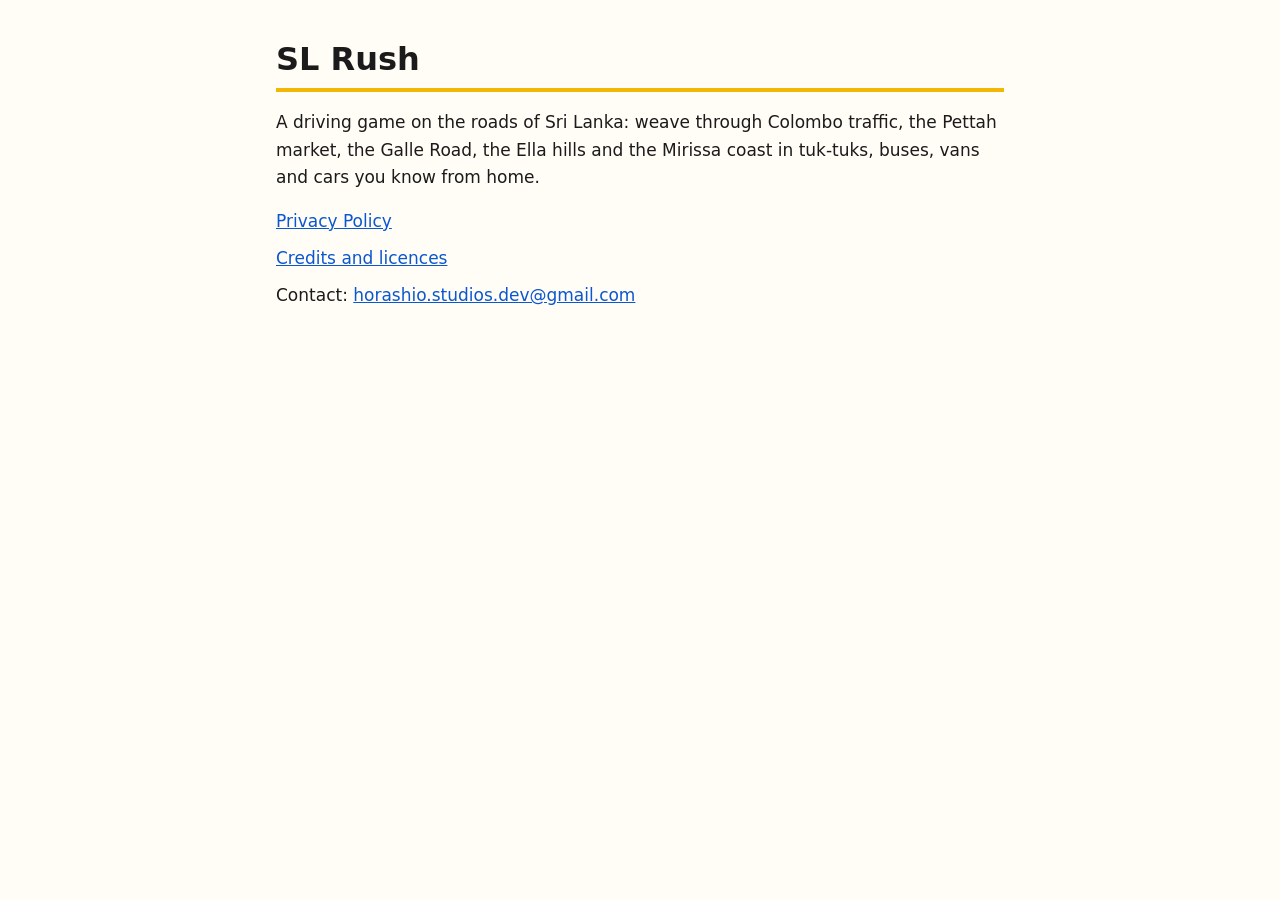
<file: index.html>
<!doctype html>
<html lang="en">
<head>
<meta charset="utf-8">
<meta name="viewport" content="width=device-width, initial-scale=1">
<title>SL Rush</title>
<link rel="stylesheet" href="style.css">
</head>
<body>
<main>
<h1>SL Rush</h1>
<p>A driving game on the roads of Sri Lanka: weave through Colombo traffic, the Pettah
market, the Galle Road, the Ella hills and the Mirissa coast in tuk-tuks, buses, vans and
cars you know from home.</p>
<ul class="links">
  <li><a href="sl-rush/privacy.html">Privacy Policy</a></li>
  <li><a href="sl-rush/credits.html">Credits and licences</a></li>
  <li>Contact: <a href="mailto:horashio.studios.dev@gmail.com">horashio.studios.dev@gmail.com</a></li>
</ul>
</main>
</body>
</html>
</file>
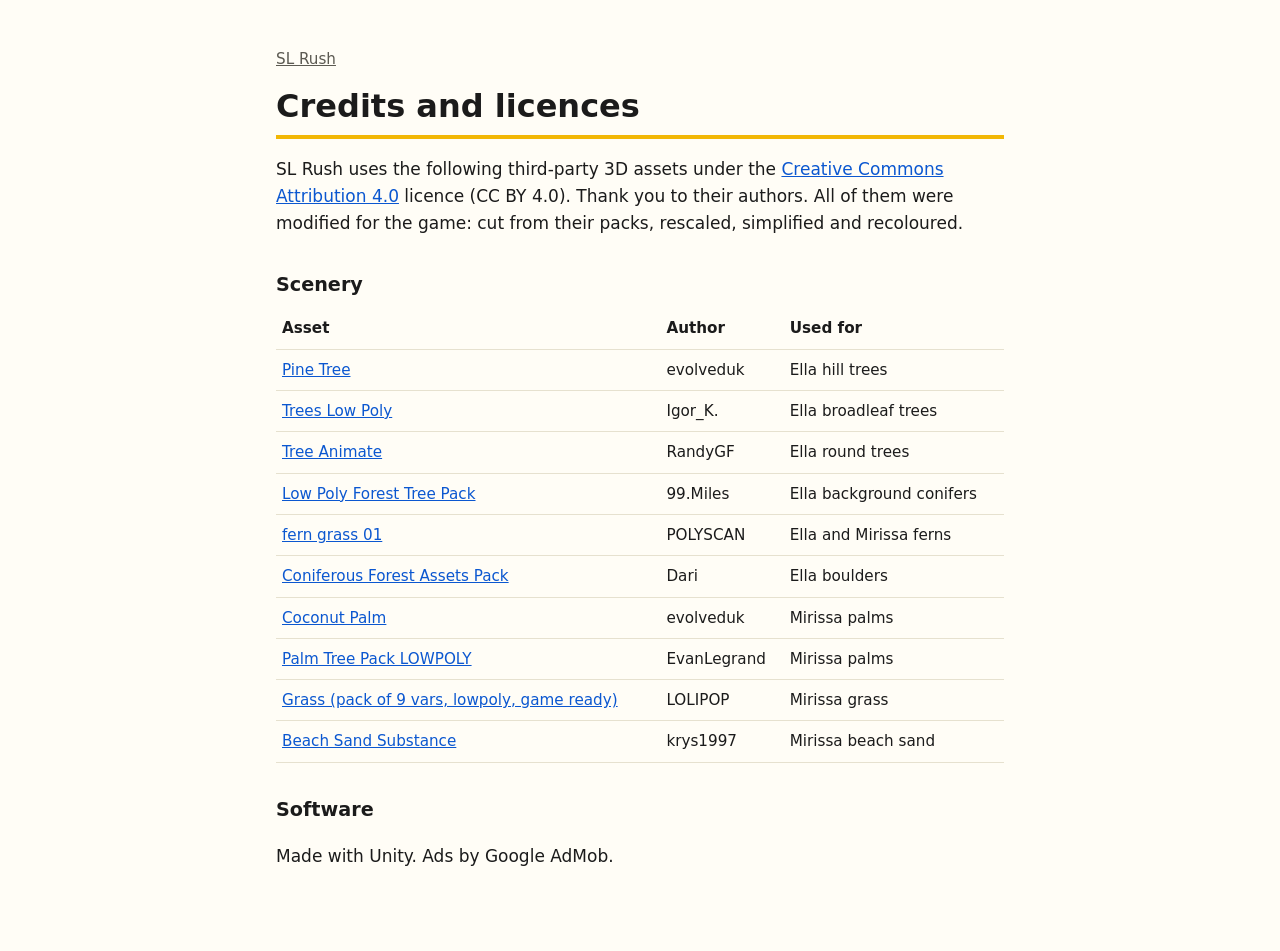
<file: sl-rush/credits.html>
<!doctype html>
<html lang="en">
<head>
<meta charset="utf-8">
<meta name="viewport" content="width=device-width, initial-scale=1">
<title>SL Rush Credits</title>
<link rel="stylesheet" href="../style.css">
</head>
<body>
<main>
<p class="crumb"><a href="../">SL Rush</a></p>
<h1>Credits and licences</h1>
<p>SL Rush uses the following third-party 3D assets under the
<a href="https://creativecommons.org/licenses/by/4.0/">Creative Commons Attribution 4.0</a>
licence (CC BY 4.0). Thank you to their authors. All of them were modified for the game:
cut from their packs, rescaled, simplified and recoloured.</p>

<h2>Scenery</h2>
<div class="wrap">
<table>
  <tr><th>Asset</th><th>Author</th><th>Used for</th></tr>
  <tr><td><a href="https://sketchfab.com/3d-models/pine-tree-d45218a3fab349e5b1de040f29e7b6f9">Pine Tree</a></td><td>evolveduk</td><td>Ella hill trees</td></tr>
  <tr><td><a href="https://sketchfab.com/3d-models/trees-low-poly-1d2dcca2ccb1496c85b7cc5789a2a261">Trees Low Poly</a></td><td>Igor_K.</td><td>Ella broadleaf trees</td></tr>
  <tr><td><a href="https://sketchfab.com/3d-models/tree-animate-f0f9eb5e6c104bbb8e1f41c97019e6f2">Tree Animate</a></td><td>RandyGF</td><td>Ella round trees</td></tr>
  <tr><td><a href="https://sketchfab.com/3d-models/low-poly-forest-tree-pack-5ff5a51e74324845a4e4905f182dfb2b">Low Poly Forest Tree Pack</a></td><td>99.Miles</td><td>Ella background conifers</td></tr>
  <tr><td><a href="https://sketchfab.com/3d-models/fern-grass-01-b0a96490483a48d2877d2ed8abc9e436">fern grass 01</a></td><td>POLYSCAN</td><td>Ella and Mirissa ferns</td></tr>
  <tr><td><a href="https://sketchfab.com/3d-models/coniferous-forest-assets-pack-240ce9cf0ad3474f809a59f9446e63cd">Coniferous Forest Assets Pack</a></td><td>Dari</td><td>Ella boulders</td></tr>
  <tr><td><a href="https://sketchfab.com/3d-models/coconut-palm-26e787f2ff2e4c0fb004c3b0210805a3">Coconut Palm</a></td><td>evolveduk</td><td>Mirissa palms</td></tr>
  <tr><td><a href="https://sketchfab.com/3d-models/palm-tree-pack-lowpoly-fd439b0f82c34497aabb21c68ad2fb34">Palm Tree Pack LOWPOLY</a></td><td>EvanLegrand</td><td>Mirissa palms</td></tr>
  <tr><td><a href="https://sketchfab.com/3d-models/grass-pack-of-9-vars-lowpoly-game-ready-0561204a1fa14c17939300ee1108948b">Grass (pack of 9 vars, lowpoly, game ready)</a></td><td>LOLIPOP</td><td>Mirissa grass</td></tr>
  <tr><td><a href="https://sketchfab.com/3d-models/beach-sand-substance-5c08ab068a6c48ca9c07c2eb396ece2a">Beach Sand Substance</a></td><td>krys1997</td><td>Mirissa beach sand</td></tr>
</table>
</div>

<h2>Software</h2>
<p>Made with Unity. Ads by Google AdMob.</p>
</main>
</body>
</html>
</file>
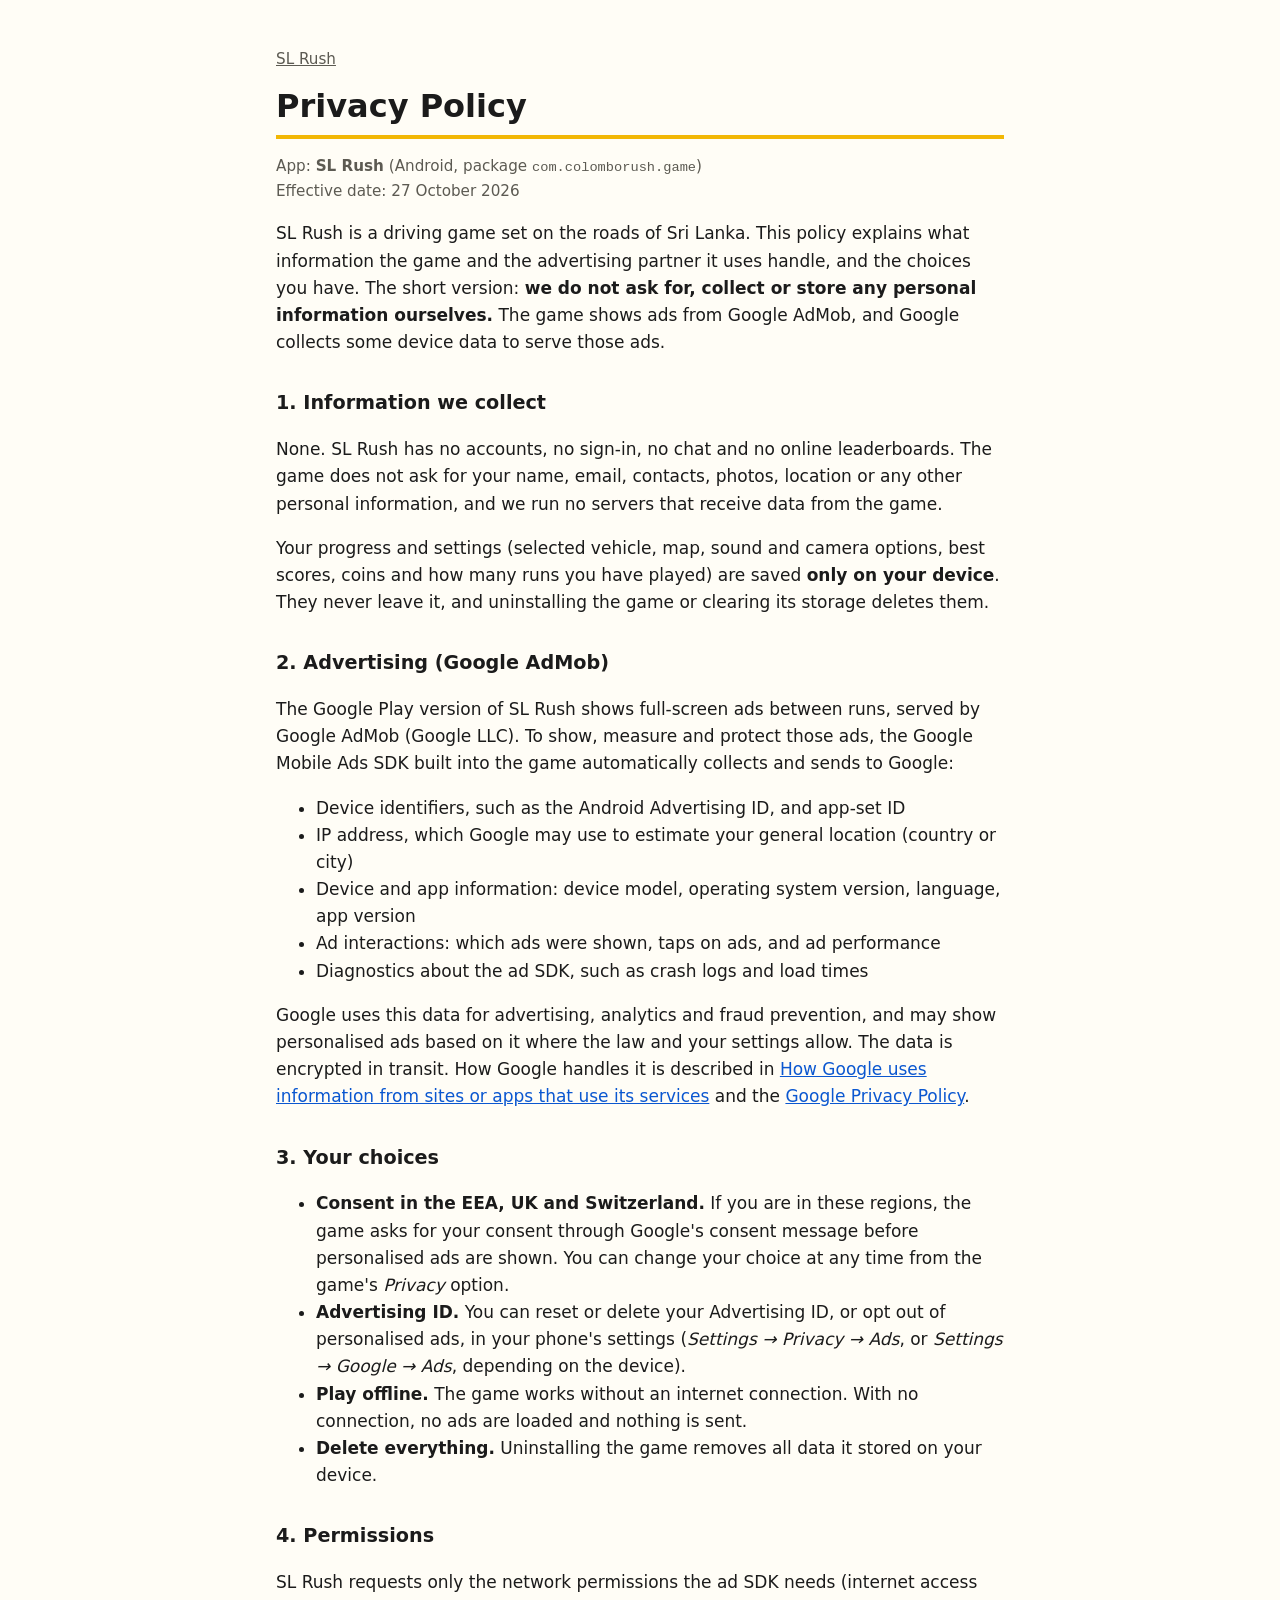
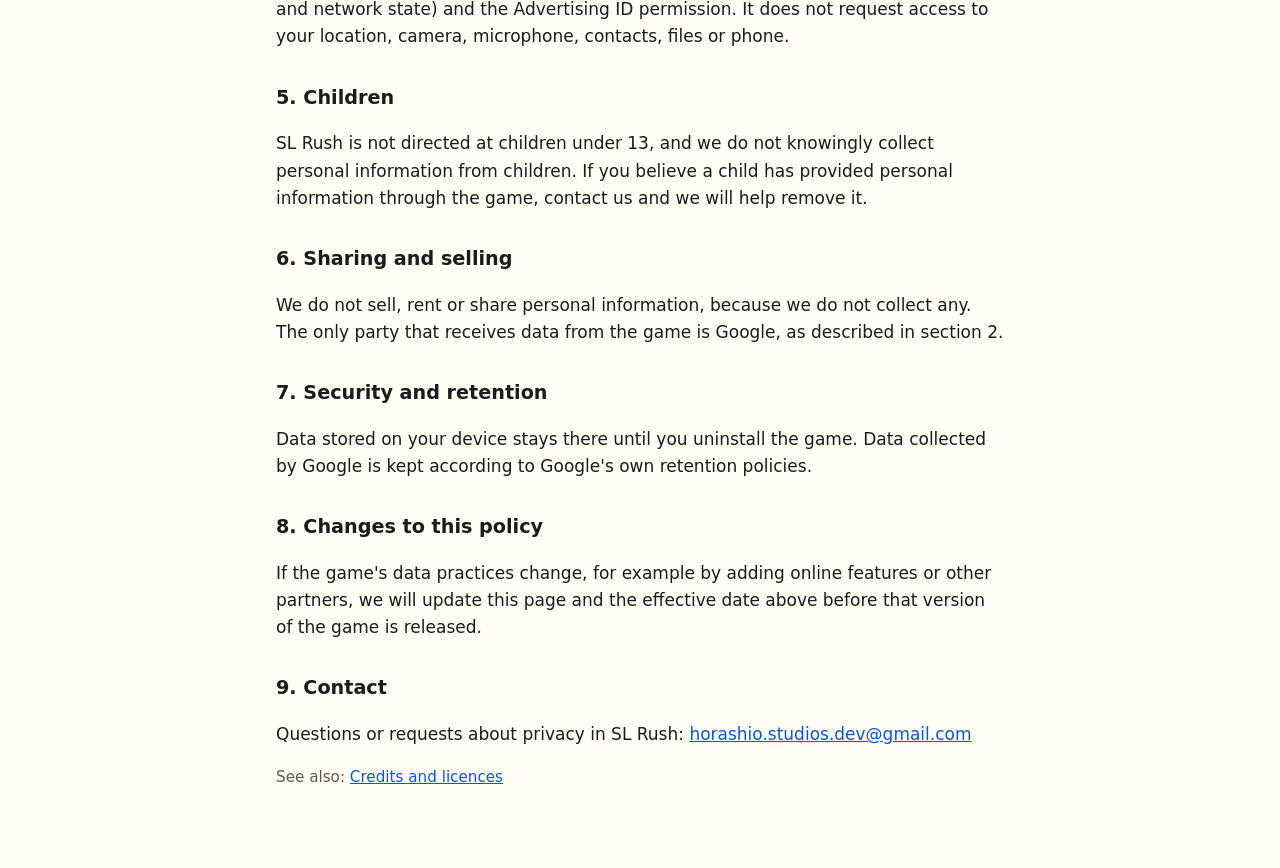
<file: sl-rush/privacy.html>
<!doctype html>
<html lang="en">
<head>
<meta charset="utf-8">
<meta name="viewport" content="width=device-width, initial-scale=1">
<title>SL Rush Privacy Policy</title>
<link rel="stylesheet" href="../style.css">
</head>
<body>
<main>
<p class="crumb"><a href="../">SL Rush</a></p>
<h1>Privacy Policy</h1>
<p class="meta">App: <strong>SL Rush</strong> (Android, package <code>com.colomborush.game</code>)<br>
Effective date: 27 October 2026</p>

<p>SL Rush is a driving game set on the roads of Sri Lanka. This policy explains what
information the game and the advertising partner it uses handle, and the choices you have.
The short version: <strong>we do not ask for, collect or store any personal information
ourselves.</strong> The game shows ads from Google AdMob, and Google collects some device
data to serve those ads.</p>

<h2>1. Information we collect</h2>
<p>None. SL Rush has no accounts, no sign-in, no chat and no online leaderboards. The game
does not ask for your name, email, contacts, photos, location or any other personal
information, and we run no servers that receive data from the game.</p>
<p>Your progress and settings (selected vehicle, map, sound and camera options, best
scores, coins and how many runs you have played) are saved <strong>only on your device</strong>.
They never leave it, and uninstalling the game or clearing its storage deletes them.</p>

<h2>2. Advertising (Google AdMob)</h2>
<p>The Google Play version of SL Rush shows full-screen ads between runs, served by
Google AdMob (Google LLC). To show, measure and protect those ads, the Google Mobile Ads SDK
built into the game automatically collects and sends to Google:</p>
<ul>
  <li>Device identifiers, such as the Android Advertising ID, and app-set ID</li>
  <li>IP address, which Google may use to estimate your general location (country or city)</li>
  <li>Device and app information: device model, operating system version, language, app version</li>
  <li>Ad interactions: which ads were shown, taps on ads, and ad performance</li>
  <li>Diagnostics about the ad SDK, such as crash logs and load times</li>
</ul>
<p>Google uses this data for advertising, analytics and fraud prevention, and may show
personalised ads based on it where the law and your settings allow. The data is encrypted
in transit. How Google handles it is described in
<a href="https://policies.google.com/technologies/partner-sites">How Google uses information
from sites or apps that use its services</a> and the
<a href="https://policies.google.com/privacy">Google Privacy Policy</a>.</p>

<h2>3. Your choices</h2>
<ul>
  <li><strong>Consent in the EEA, UK and Switzerland.</strong> If you are in these regions,
  the game asks for your consent through Google's consent message before personalised ads
  are shown. You can change your choice at any time from the game's
  <em>Privacy</em> option.</li>
  <li><strong>Advertising ID.</strong> You can reset or delete your Advertising ID, or opt out
  of personalised ads, in your phone's settings (<em>Settings &rarr; Privacy &rarr; Ads</em>,
  or <em>Settings &rarr; Google &rarr; Ads</em>, depending on the device).</li>
  <li><strong>Play offline.</strong> The game works without an internet connection. With no
  connection, no ads are loaded and nothing is sent.</li>
  <li><strong>Delete everything.</strong> Uninstalling the game removes all data it stored
  on your device.</li>
</ul>

<h2>4. Permissions</h2>
<p>SL Rush requests only the network permissions the ad SDK needs (internet access and
network state) and the Advertising ID permission. It does not request access to your
location, camera, microphone, contacts, files or phone.</p>

<h2>5. Children</h2>
<p>SL Rush is not directed at children under 13, and we do not knowingly collect personal
information from children. If you believe a child has provided personal information through
the game, contact us and we will help remove it.</p>

<h2>6. Sharing and selling</h2>
<p>We do not sell, rent or share personal information, because we do not collect any. The
only party that receives data from the game is Google, as described in section 2.</p>

<h2>7. Security and retention</h2>
<p>Data stored on your device stays there until you uninstall the game. Data collected by
Google is kept according to Google's own retention policies.</p>

<h2>8. Changes to this policy</h2>
<p>If the game's data practices change, for example by adding online features or other
partners, we will update this page and the effective date above before that version of the
game is released.</p>

<h2>9. Contact</h2>
<p>Questions or requests about privacy in SL Rush:
<a href="mailto:horashio.studios.dev@gmail.com">horashio.studios.dev@gmail.com</a></p>
<p class="meta">See also: <a href="credits.html">Credits and licences</a></p>
</main>
</body>
</html>
</file>
<file: style.css>
:root {
  --bg: #fffdf6;
  --ink: #1b1b1b;
  --muted: #5c5a52;
  --accent: #f2b705;
  --link: #0b57d0;
  --rule: #e6e1cf;
}
@media (prefers-color-scheme: dark) {
  :root {
    --bg: #15140f;
    --ink: #f1eee4;
    --muted: #b3ae9e;
    --link: #8ab4f8;
    --rule: #34322a;
  }
}
* { box-sizing: border-box; }
body {
  margin: 0;
  background: var(--bg);
  color: var(--ink);
  font: 17px/1.6 system-ui, -apple-system, "Segoe UI", Roboto, sans-serif;
}
main { max-width: 760px; margin: 0 auto; padding: 32px 16px 64px; }
h1 {
  font-size: 2rem;
  line-height: 1.2;
  margin: 8px 0 4px;
  padding-bottom: 10px;
  border-bottom: 4px solid var(--accent);
}
h2 { font-size: 1.2rem; margin: 32px 0 8px; }
a { color: var(--link); }
.meta, .crumb { color: var(--muted); font-size: 0.95rem; }
.crumb a { color: inherit; }
code { font-size: 0.9em; }
table { border-collapse: collapse; width: 100%; font-size: 0.95rem; }
th, td { text-align: left; padding: 8px 6px; border-bottom: 1px solid var(--rule); vertical-align: top; }
.wrap { overflow-x: auto; }
ul.links { list-style: none; padding: 0; }
ul.links li { margin: 10px 0; }
</file>
